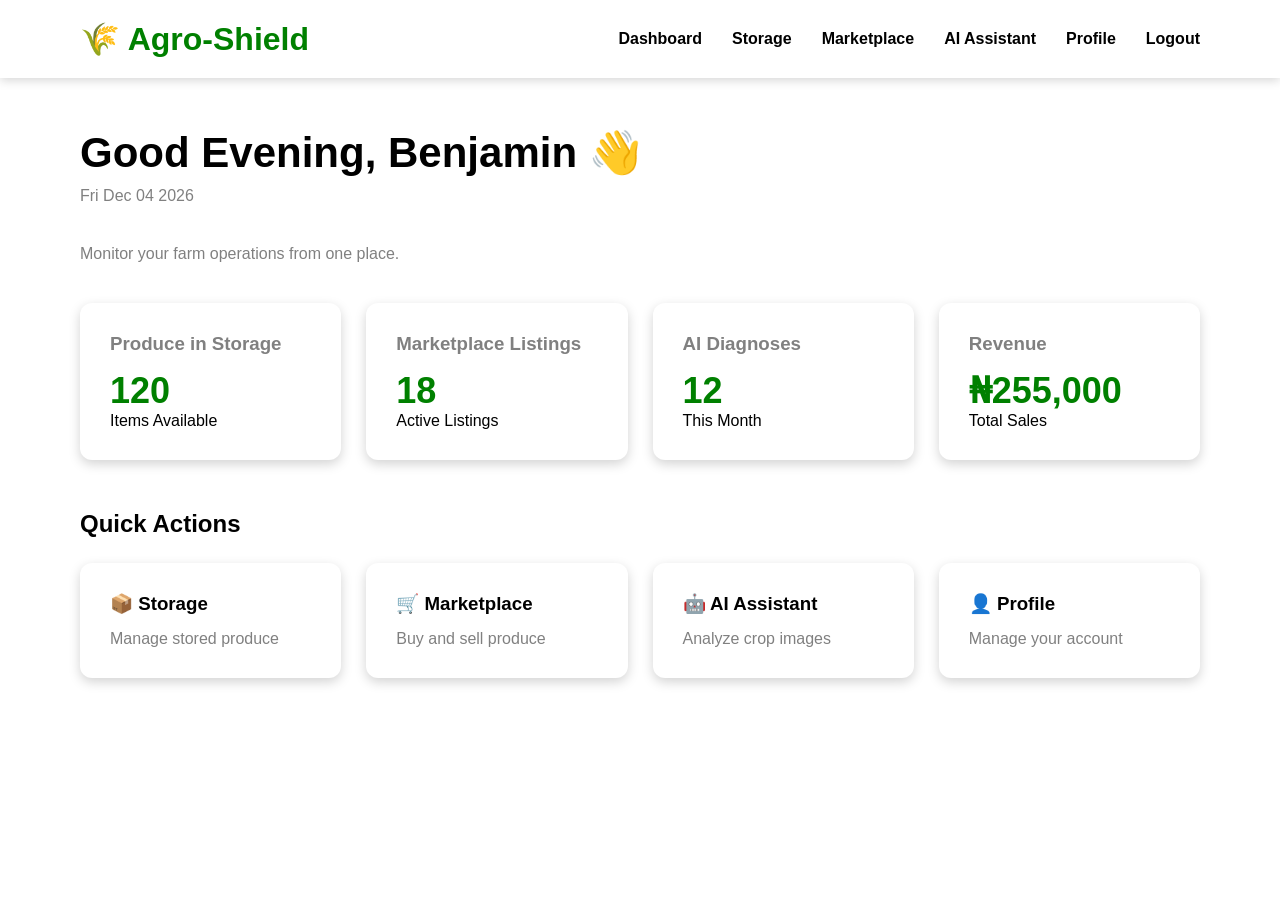
<file: pages/dashboard.html>
<!DOCTYPE html>
<html lang="en">
<head>
    <meta charset="UTF-8">
    <meta name="viewport" content="width=device-width, initial-scale=1.0">
    <title>Dashboard | Agro-Shield</title>

    <link rel="stylesheet" href="../css/style.css">
    <link rel="stylesheet" href="../css/dashboard.css">
</head>
<body>

<header class="navbar">

    <div class="logo">🌾 Agro-Shield</div>

    <nav>
        <a href="dashboard.html">Dashboard</a>
        <a href="storage.html">Storage</a>
        <a href="marketplace.html">Marketplace</a>
        <a href="ai-assistant.html">AI Assistant</a>
        <a href="profile.html">Profile</a>
        <a href="login.html">Logout</a>
    </nav>

</header>

<main class="dashboard">

    <section class="welcome">

        <h1>
        <span id="greeting"></span>,
        Benjamin 👋
        </h1>

        <p id="today"></p>

        <p>Monitor your farm operations from one place.</p>

    </section>

    <section class="stats">

        <div class="stat-card">
            <h3>Produce in Storage</h3>
            <h2 class="counter" data-target="127">0</h2>            
            <p>Items Available</p>
        </div>

        <div class="stat-card">
            <h3>Marketplace Listings</h3>

            <h2 class="counter" data-target="18">0</h2>            
            <p>Active Listings</p>
        </div>

        <div class="stat-card">
            <h3>AI Diagnoses</h3>
            <h2 class="counter" data-target="12">0</h2>            
            <p>This Month</p>
        </div>

        <div class="stat-card">
            <h3>Revenue</h3>
            <h2>
                ₦<span class="counter" data-target="425000">0</span>
            </h2>
            <p>Total Sales</p>
        </div>

    </section>

    <section class="quick-actions">

        <h2>Quick Actions</h2>

        <div class="actions">

            <a href="storage.html" class="action-card">
                <h3>📦 Storage</h3>
                <p>Manage stored produce</p>
            </a>

            <a href="marketplace.html" class="action-card">
                <h3>🛒 Marketplace</h3>
                <p>Buy and sell produce</p>
            </a>

            <a href="ai-assistant.html" class="action-card">
                <h3>🤖 AI Assistant</h3>
                <p>Analyze crop images</p>
            </a>

            <a href="profile.html" class="action-card">
                <h3>👤 Profile</h3>
                <p>Manage your account</p>
            </a>

        </div>

    </section>

</main>

<script src="../js/dashboard.js"></script>

</body>
</html>
</file>
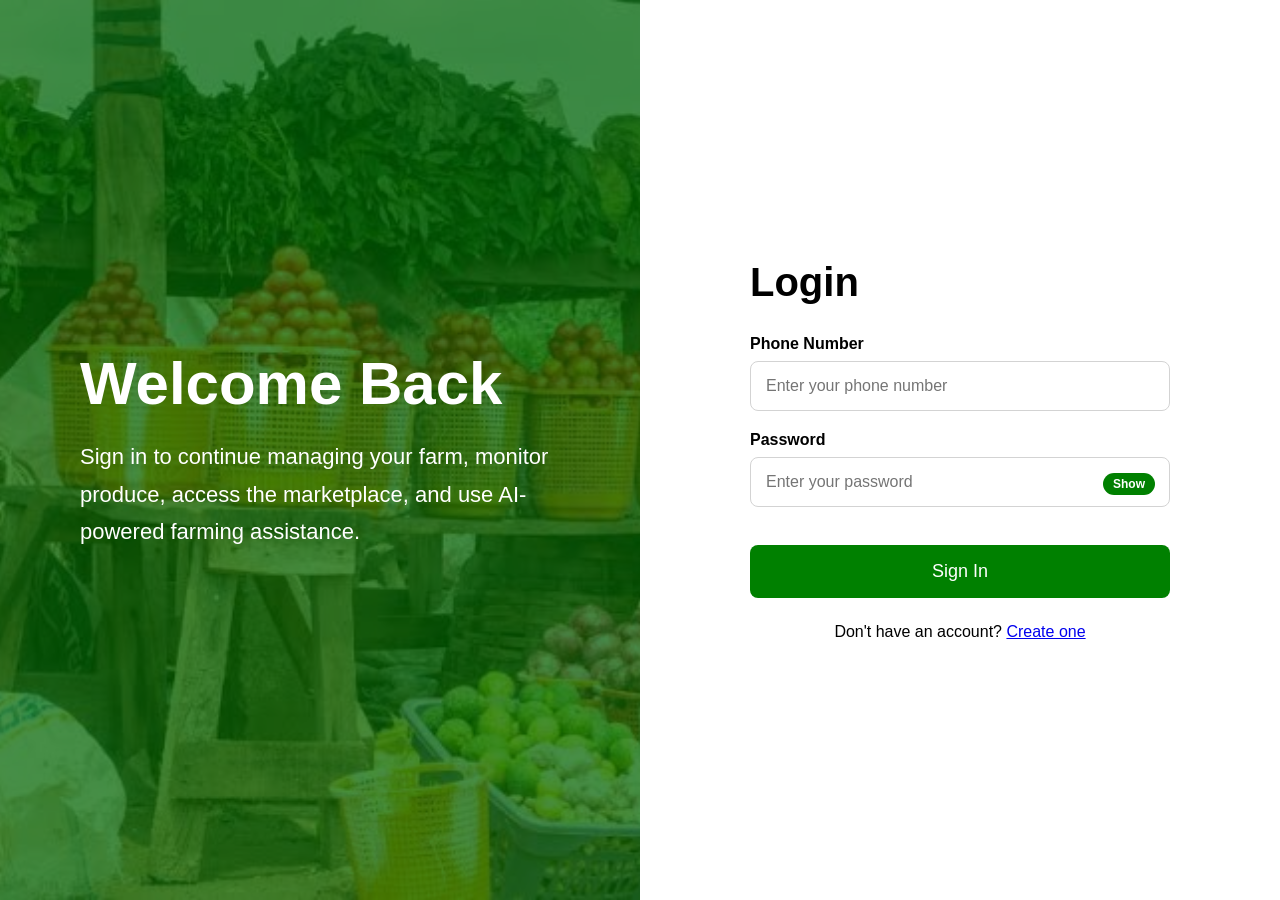
<file: pages/login.html>
<!DOCTYPE html>
<html lang="en">
<head>
    <meta charset="UTF-8">
    <meta name="viewport" content="width=device-width, initial-scale=1.0">
    <title>Login | Agro-Shield</title>

    <link rel="stylesheet" href="../css/style.css">
    <link rel="stylesheet" href="../css/login.css">
</head>

<body>

<div class="auth-container">

    <div class="auth-left">

        <img
            id="auth-background"
            class="background-image"
            src="../assets/images/login-image1.jpeg"
            alt="Farmer"
        >

        <div class="overlay"></div>

        <div class="left-content">

            <h1>Welcome Back</h1>

            <p>
                Sign in to continue managing your farm,
                monitor produce, access the marketplace,
                and use AI-powered farming assistance.
            </p>

        </div>

    </div>

    <div class="auth-right">

        <form id="login-form">

            <h2>Login</h2>

            <label for="phone">Phone Number</label>

            <input
                type="tel"
                id="phone"
                name="phone"
                placeholder="Enter your phone number"
                required
            >

            <label for="password">Password</label>

            <div class="password-wrapper">

                <input
                    type="password"
                    id="password"
                    name="password"
                    placeholder="Enter your password"
                    required
                >
              
            </div>

            
            <button type="submit">
                Sign In
            </button>

            <p>
                Don't have an account?
                <a href="register.html">Create one</a>
            </p>

        </form>

    </div>

</div>

<script src="../js/login.js"></script>

</body>
</html>
</file>
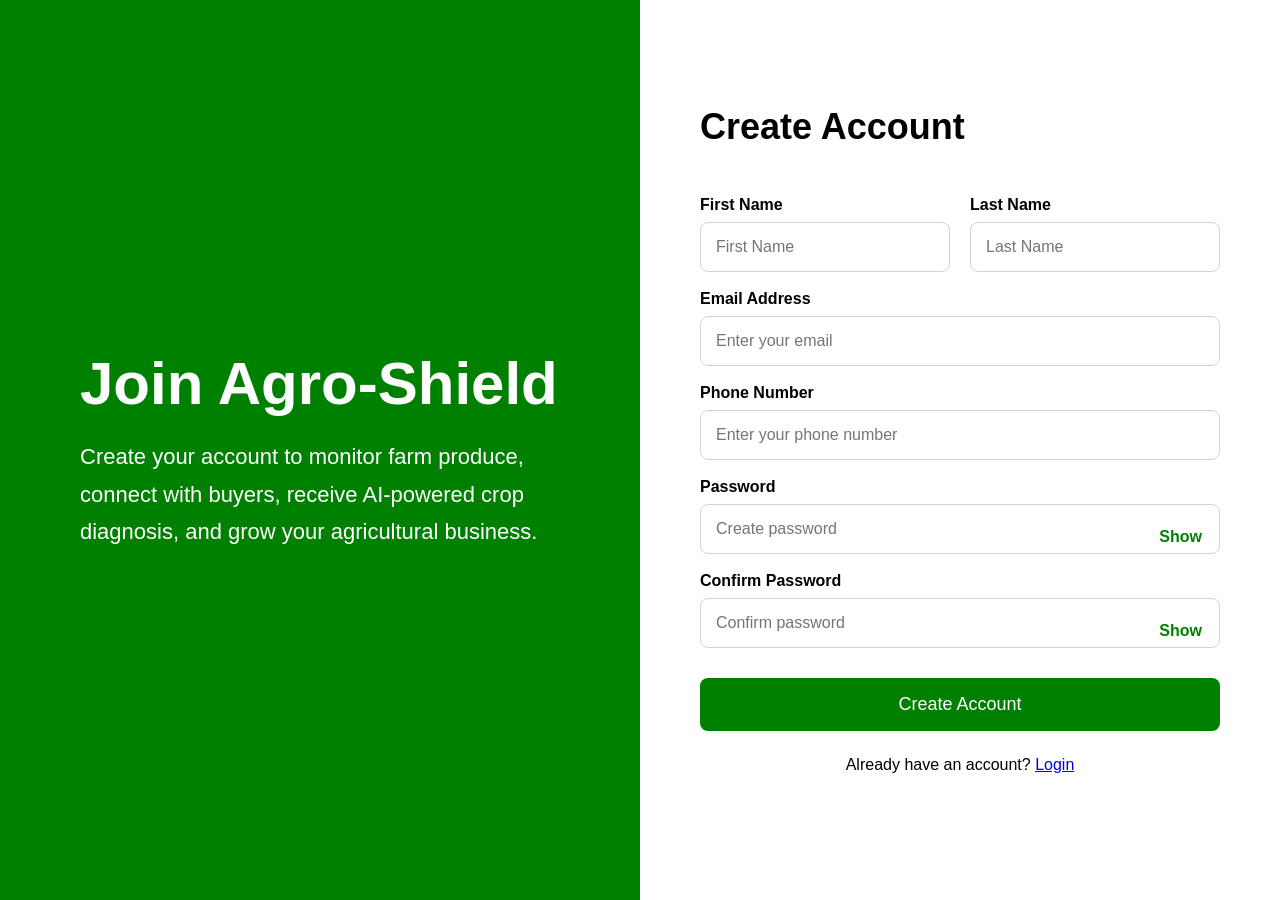
<file: pages/register.html>
<!DOCTYPE html>
<html lang="en">

<head>

    <meta charset="UTF-8">
    <meta name="viewport" content="width=device-width, initial-scale=1.0">

    <title>Create Account | Agro-Shield</title>

    <link rel="stylesheet" href="../css/style.css">
    <link rel="stylesheet" href="../css/register.css">

</head>

<body>

<div class="auth-container">

    <div class="auth-left">

        <h1>Join Agro-Shield</h1>

        <p>
            Create your account to monitor farm produce,
            connect with buyers, receive AI-powered crop diagnosis,
            and grow your agricultural business.
        </p>

    </div>

    <div class="auth-right">

        <form id="register-form">

            <h2>Create Account</h2>

            <div class="row">

                <div>

                    <label for="first-name">First Name</label>

                    <input
                        type="text"
                        id="first-name"
                        placeholder="First Name"
                        required
                    >

                </div>

                <div>

                    <label for="last-name">Last Name</label>

                    <input
                        type="text"
                        id="last-name"
                        placeholder="Last Name"
                        required
                    >

                </div>

            </div>

            <label for="email">Email Address</label>

            <input
                type="email"
                id="email"
                placeholder="Enter your email"
                required
            >

            <label for="phone">Phone Number</label>

            <input
                type="tel"
                id="phone"
                placeholder="Enter your phone number"
                required
            >

            <label for="password">Password</label>

            <div class="password-wrapper">

                <input
                    type="password"
                    id="password"
                    placeholder="Create password"
                    required
                >

            </div>

            <label for="confirm-password">Confirm Password</label>

            <div class="password-wrapper">

                <input
                    type="password"
                    id="confirm-password"
                    placeholder="Confirm password"
                    required
                >

            </div>

            <button type="submit">

                Create Account

            </button>

            <p>

                Already have an account?

                <a href="login.html">Login</a>

            </p>

        </form>

    </div>

</div>

<script src="../js/register.js"></script>

</body>

</html>
</file>
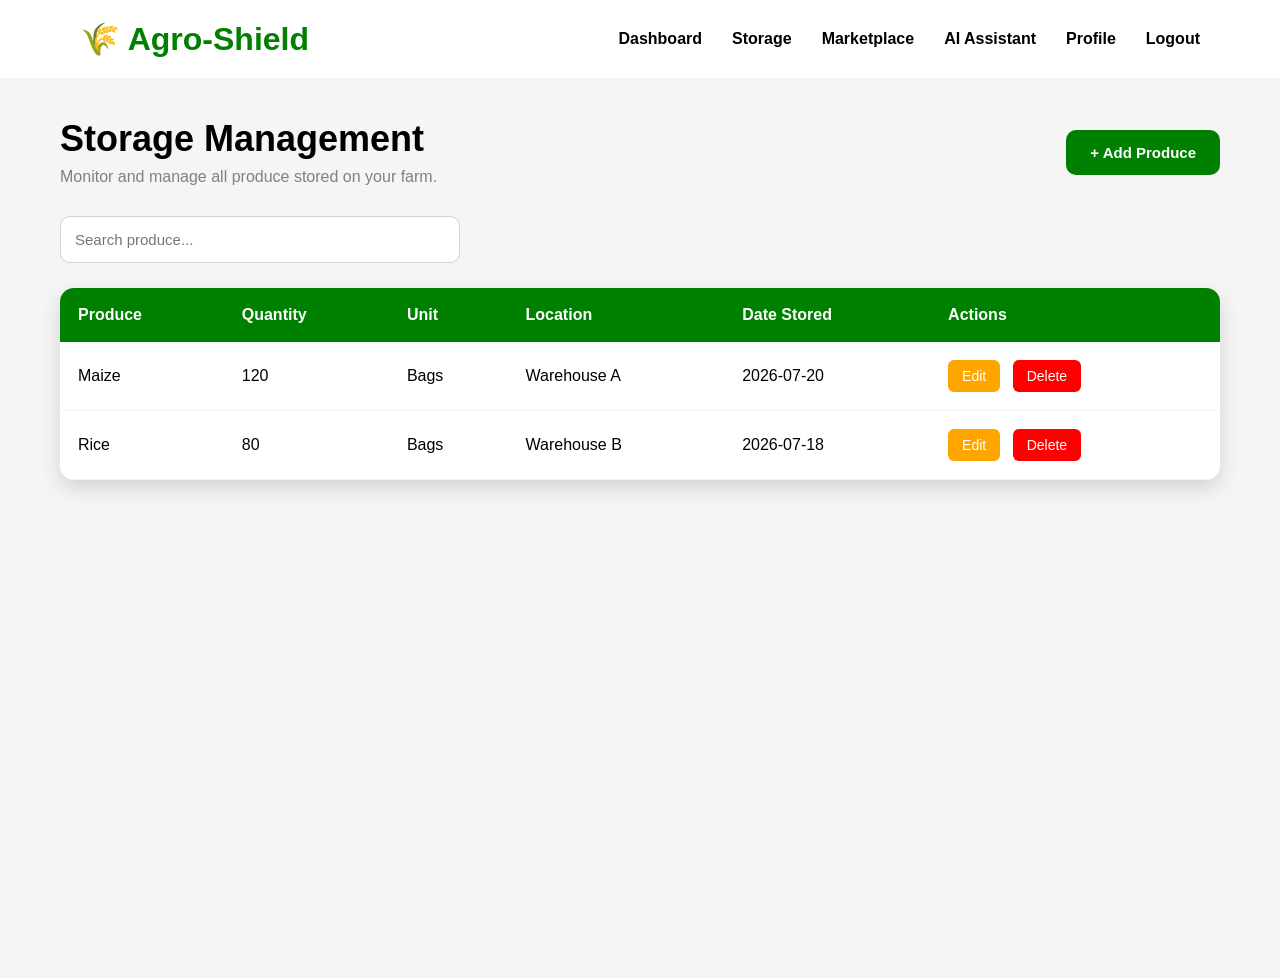
<file: pages/storage.html>
<!DOCTYPE html>
<html lang="en">
<head>
    <meta charset="UTF-8">
    <meta name="viewport" content="width=device-width, initial-scale=1.0">
    <title>Storage | Agro-Shield</title>

    <link rel="stylesheet" href="../css/style.css">
    <link rel="stylesheet" href="../css/storage.css">
</head>
<body>

    <!-- Navigation -->
    <header class="navbar">

        <div class="logo">
            🌾 Agro-Shield
        </div>

        <nav>

            <a href="dashboard.html">Dashboard</a>
            <a href="storage.html" class="active">Storage</a>
            <a href="marketplace.html">Marketplace</a>
            <a href="ai-assistant.html">AI Assistant</a>
            <a href="profile.html">Profile</a>
            <a href="../index.html">Logout</a>

        </nav>

    </header>

    <!-- Main -->

    <main class="storage">

        <!-- Header -->

        <section class="storage-header">

            <div>

                <h1>Storage Management</h1>

                <p>
                    Monitor and manage all produce stored on your farm.
                </p>

            </div>

            <button id="addProduceBtn" class="primary-btn">

                + Add Produce

            </button>

        </section>

        <!-- Search -->

        <section class="storage-search">

            <input
                type="text"
                id="searchInput"
                placeholder="Search produce..."
            >

        </section>

        <!-- Table -->

        <section class="table-container">

            <table>

                <thead>

                    <tr>

                        <th>Produce</th>
                        <th>Quantity</th>
                        <th>Unit</th>
                        <th>Location</th>
                        <th>Date Stored</th>
                        <th>Actions</th>

                    </tr>

                </thead>

                <tbody id="storageTable">

                </tbody>

            </table>

            <div
                id="emptyState"
                class="empty-state"
            >

                No produce has been added yet.

            </div>

        </section>

    </main>

    <!-- Modal -->

    <div
        id="modal"
        class="modal"
    >

        <div class="modal-content">

            <div class="modal-header">

                <h2 id="modalTitle">

                    Add Produce

                </h2>

                <span id="closeModal">

                    &times;

                </span>

            </div>

            <form id="produceForm">

                <div class="form-group">

                    <label>

                        Produce Name

                    </label>

                    <input
                        type="text"
                        id="produceName"
                        required
                    >

                </div>

                <div class="form-group">

                    <label>

                        Quantity

                    </label>

                    <input
                        type="number"
                        id="produceQuantity"
                        required
                    >

                </div>

                <div class="form-group">

                    <label>

                        Unit

                    </label>

                    <select id="produceUnit">

                        <option>Bags</option>
                        <option>Kg</option>
                        <option>Tonnes</option>
                        <option>Crates</option>
                        <option>Tubers</option>

                    </select>

                </div>

                <div class="form-group">

                    <label>

                        Storage Location

                    </label>

                    <input
                        type="text"
                        id="produceLocation"
                        required
                    >

                </div>

                <div class="form-group">

                    <label>

                        Date Stored

                    </label>

                    <input
                        type="date"
                        id="produceDate"
                        required
                    >

                </div>

                <div class="modal-buttons">

                    <button
                        type="button"
                        class="secondary-btn"
                        id="cancelBtn"
                    >

                        Cancel

                    </button>

                    <button
                        type="submit"
                        class="primary-btn"
                    >

                        Save Produce

                    </button>

                </div>

            </form>

        </div>

    </div>

    <script src="../js/storage.js"></script>

</body>
</html>
</file>
<file: css/style.css>
*{
    margin:0;
    padding:0;
    box-sizing:border-box;
}

body{
    font-family:Arial,Helvetica,sans-serif;
    background:white;
}

.navbar{
    display:flex;
    justify-content:space-between;
    align-items:center;
    padding:20px 80px;
    background:white;
    box-shadow:0 2px 10px lightgray;
}

.logo{
    font-size:32px;
    font-weight:bold;
    color:green;
}

nav{
    display:flex;
    gap:30px;
}

nav a{
    text-decoration:none;
    color:black;
    font-weight:bold;
}

nav a:hover{
    color:green;
}

.hero{
    display:grid;
    grid-template-columns: 1.2fr 1fr;
    gap:60px;
    align-items:center;
    padding:80px;
    min-height:85vh;
}

.hero-content{
    max-width:700px;
}

.hero-content h1{
    font-size:56px;
    margin-bottom:20px;
}




.hero-content p{
    font-size:22px;
    line-height:1.8;
    margin-bottom:40px;
    color:gray;
}

.hero-buttons{
    display:flex;
    gap:20px;
}

.primary-btn{
    background:green;
    color:white;
    padding:16px 36px;
    border-radius:8px;
    text-decoration:none;
    font-weight:bold;
}

.secondary-btn{
    border:2px solid green;
    color:green;
    padding:16px 36px;
    border-radius:8px;
    text-decoration:none;
    font-weight:bold;
}

.primary-btn:hover{
    background:darkgreen;
}

.secondary-btn:hover{
    background:green;
    color:white;
}

.hero-image{
    display:flex;
    justify-content:center;
    align-items:center;
}

.hero-image img{

    width:100%;
    max-width:600px;
    height:500px;

    object-fit:cover;

    border-radius:20px;

    opacity:1;

    transition:opacity .8s ease-in-out;

}



/* ===========================
   FOOTER
=========================== */

.footer{
    background:#111827;
    color:#fff;
    margin-top:80px;
}

.footer-container{
    max-width:1400px;
    margin:auto;
    padding:70px 80px 50px;
    display:grid;
    grid-template-columns:2fr 1fr 1fr;
    gap:80px;
}

.footer-brand h2{
    color:#2ecc71;
    font-size:32px;
    margin-bottom:20px;
}

.footer-brand p{
    color:#d1d5db;
    line-height:1.9;
    max-width:420px;
}

.footer-links h3,
.footer-contact h3{
    margin-bottom:20px;
    font-size:22px;
}

.footer-links{
    display:flex;
    flex-direction:column;
}

.footer-links a{
    text-decoration:none;
    color:#d1d5db;
    margin-bottom:15px;
    transition:.3s;
}

.footer-links a:hover{
    color:#2ecc71;
    padding-left:8px;
}

.footer-contact p{
    color:#d1d5db;
    margin-bottom:15px;
}

.footer hr{
    border:none;
    border-top:1px solid #374151;
}

.copyright{
    text-align:center;
    padding:25px;
    color:#9ca3af;
    font-size:15px;
}
</file>
<file: css/dashboard.css>
.dashboard{
    padding:50px 80px;
}

.welcome h1{
    font-size:42px;
}

.welcome p{
    color:gray;
    margin-top:10px;
    margin-bottom:40px;
}

.stats{
    display:grid;
    grid-template-columns:repeat(4,1fr);
    gap:25px;
    margin-bottom:50px;
}

.stat-card{
    background:white;
    padding:30px;
    border-radius:12px;
    box-shadow:0 4px 12px lightgray;
}

.stat-card h3{
    color:gray;
    margin-bottom:15px;
}

.stat-card h2{
    font-size:36px;
    color:green;
}

.quick-actions h2{
    margin-bottom:25px;
}

.actions{
    display:grid;
    grid-template-columns:repeat(4,1fr);
    gap:25px;
}

.action-card{
    background:white;
    padding:30px;
    border-radius:12px;
    text-decoration:none;
    color:black;
    box-shadow:0 4px 12px lightgray;
    transition:.3s;
}

.action-card:hover{
    transform:translateY(-6px);
}

.action-card h3{
    margin-bottom:15px;
}

.action-card p{
    color:gray;
}
</file>
<file: css/login.css>
.auth-container{
    display:grid;
    grid-template-columns:1fr 1fr;
    min-height:100vh;
}

.auth-left{

    position:relative;
    overflow:hidden;

    display:flex;
    align-items:center;

    padding:80px;

    color:white;

}

.background-image{

    position:absolute;

    top:0;
    left:0;

    width:100%;
    height:100%;

    object-fit:cover;

    z-index:0;

    transition:opacity .8s ease, transform 8s linear;

}

.overlay{

    position:absolute;

    inset:0;

    background:rgba(0,100,0,.72);

    z-index:1;

}

.left-content{

    position:relative;

    z-index:2;

    max-width:550px;

}

.left-content h1{

    font-size:60px;

    margin-bottom:20px;

}

.left-content p{

    font-size:22px;

    line-height:1.7;

}

.auth-right{

    display:flex;
    justify-content:center;
    align-items:center;

    background:white;

    padding:50px;

}

form{

    width:100%;
    max-width:420px;

}

form h2{

    font-size:40px;

    margin-bottom:30px;

}

label{

    display:block;

    margin-top:20px;
    margin-bottom:8px;

    font-weight:bold;

}

input{

    width:100%;

    padding:15px;

    border:1px solid lightgray;

    border-radius:8px;

    font-size:16px;

}

input:focus{

    outline:none;

    border-color:green;

}
.password-wrapper{

    position:relative;

}

.password-wrapper input{

    width:100%;

    padding-right:90px;

}


.toggle-password{

    position:absolute;

    top:16px;

    right:15px;

    background:green;

    color:white;

    padding:4px 10px;

    border-radius:20px;

    font-size:12px;

    font-weight:bold;

    cursor:pointer;

    user-select:none;

}

button{

    width:100%;

    margin-top:30px;

    padding:16px;

    background:green;

    color:white;

    border:none;

    border-radius:8px;

    font-size:18px;

    cursor:pointer;

}

button:hover{

    background:darkgreen;

}

button:disabled{

    opacity:.7;

    cursor:not-allowed;

}

form p{

    margin-top:25px;

    text-align:center;

}

.message{

    margin-top:20px;

    font-weight:bold;

}

.field-error{

    display:block;

    margin-top:8px;

    color:red;

    font-size:13px;

    font-weight:500;

}
</file>
<file: css/register.css>
.auth-container{
    display:grid;
    grid-template-columns:1fr 1fr;
    min-height:100vh;
}

.auth-left{
    background:green;
    color:white;
    display:flex;
    flex-direction:column;
    justify-content:center;
    padding:80px;
}

.auth-left h1{
    font-size:60px;
    margin-bottom:20px;
}

.auth-left p{
    font-size:22px;
    line-height:1.7;
}

.auth-right{
    display:flex;
    justify-content:center;
    align-items:center;
    background:white;
    padding:50px;
}

form{
    width:100%;
    max-width:520px;
}

form h2{
    font-size:36px;
    margin-bottom:30px;
}

.row{
    display:grid;
    grid-template-columns:1fr 1fr;
    gap:20px;
}

label{
    display:block;
    margin-top:18px;
    margin-bottom:8px;
    font-weight:bold;
}

input{
    width:100%;
    padding:15px;
    border:1px solid lightgray;
    border-radius:8px;
    font-size:16px;
}

input:focus{
    outline:none;
    border-color:green;
}

button{
    width:100%;
    margin-top:30px;
    padding:16px;
    border:none;
    border-radius:8px;
    background:green;
    color:white;
    font-size:18px;
    cursor:pointer;
}

button:hover{
    background:darkgreen;
}

form p{
    margin-top:25px;
    text-align:center;
}


.message{
    margin-top:20px;
    font-weight:bold;
}

.password-strength{
    display:block;
    margin-top:8px;
    font-weight:bold;
}

.toggle-password{
    display:block;
    margin-top:8px;
    color:green;
    cursor:pointer;
    user-select:none;
}

button:disabled{
    opacity:.7;
    cursor:not-allowed;
}
.password-wrapper{

    position:relative;

}

.password-wrapper input{

    width:100%;
    padding-right:70px;

}

.toggle-password{

    position:absolute;

    right:18px;

    top:50%;

    transform:translateY(-50%);

    color:green;

    cursor:pointer;

    font-weight:bold;

    user-select:none;

}

.password-strength{

    display:block;

    margin-top:8px;

    font-weight:bold;

}

.message{

    margin-top:20px;

    font-weight:bold;

}

button:disabled{

    opacity:.7;

    cursor:not-allowed;

}
</file>
<file: css/storage.css>
.storage{
    padding:40px 60px;
    background-color:whitesmoke;
    min-height:100vh;
}

/* ==========================
   Header
========================== */

.storage-header{
    display:flex;
    justify-content:space-between;
    align-items:center;
    margin-bottom:30px;
}

.storage-header h1{
    font-size:36px;
    margin-bottom:8px;
}

.storage-header p{
    color:gray;
    font-size:16px;
}

/* ==========================
   Buttons
========================== */

.primary-btn{
    background-color:green;
    color:white;
    border:none;
    padding:14px 24px;
    border-radius:10px;
    cursor:pointer;
    font-size:15px;
    font-weight:bold;
    transition:0.3s ease;
}

.primary-btn:hover{
    background-color:darkgreen;
    transform:translateY(-2px);
}

.secondary-btn{
    background-color:white;
    color:black;
    border:1px solid lightgray;
    padding:14px 24px;
    border-radius:10px;
    cursor:pointer;
    font-size:15px;
    transition:0.3s ease;
}

.secondary-btn:hover{
    background-color:gainsboro;
}

/* ==========================
   Search
========================== */

.storage-search{
    margin-bottom:25px;
}

.storage-search input{
    width:100%;
    max-width:400px;
    padding:14px;
    border:1px solid lightgray;
    border-radius:10px;
    font-size:15px;
    outline:none;
}

.storage-search input:focus{
    border-color:green;
}

/* ==========================
   Table
========================== */

.table-container{
    background-color:white;
    border-radius:14px;
    overflow:hidden;
    box-shadow:0 8px 20px lightgray;
}

table{
    width:100%;
    border-collapse:collapse;
}

thead{
    background-color:green;
    color:white;
}

th,
td{
    padding:18px;
    text-align:left;
}

tbody tr{
    border-bottom:1px solid whitesmoke;
}

tbody tr:hover{
    background-color:whitesmoke;
}

tbody button{
    border:none;
    padding:8px 14px;
    border-radius:6px;
    cursor:pointer;
    margin-right:8px;
    font-size:14px;
}

.edit-btn{
    background-color:orange;
    color:white;
}

.delete-btn{
    background-color:red;
    color:white;
}

/* ==========================
   Empty State
========================== */

.empty-state{
    display:none;
    text-align:center;
    padding:60px;
    color:gray;
    font-size:18px;
}

/* ==========================
   Modal
========================== */

.modal{
    display:none;
    position:fixed;
    top:0;
    left:0;
    width:100%;
    height:100%;
    background-color:rgba(0,0,0,0.5);
    justify-content:center;
    align-items:center;
    z-index:1000;
}

.modal-content{
    background-color:white;
    width:500px;
    border-radius:14px;
    padding:30px;
    animation:fadeIn 0.3s ease;
}

.modal-header{
    display:flex;
    justify-content:space-between;
    align-items:center;
    margin-bottom:20px;
}

.modal-header h2{
    font-size:28px;
}

.modal-header span{
    font-size:30px;
    cursor:pointer;
}

.form-group{
    display:flex;
    flex-direction:column;
    margin-bottom:18px;
}

.form-group label{
    margin-bottom:8px;
    font-weight:bold;
}

.form-group input,
.form-group select{
    padding:14px;
    border:1px solid lightgray;
    border-radius:10px;
    font-size:15px;
}

.form-group input:focus,
.form-group select:focus{
    border-color:green;
    outline:none;
}

.modal-buttons{
    display:flex;
    justify-content:flex-end;
    gap:15px;
    margin-top:25px;
}

/* ==========================
   Animation
========================== */

@keyframes fadeIn{

    from{
        opacity:0;
        transform:translateY(-20px);
    }

    to{
        opacity:1;
        transform:translateY(0);
    }

}

/* ==========================
   Responsive
========================== */

@media(max-width:768px){

    .storage{
        padding:20px;
    }

    .storage-header{
        flex-direction:column;
        align-items:flex-start;
        gap:20px;
    }

    .table-container{
        overflow-x:auto;
    }

    .modal-content{
        width:90%;
    }

}
</file>
